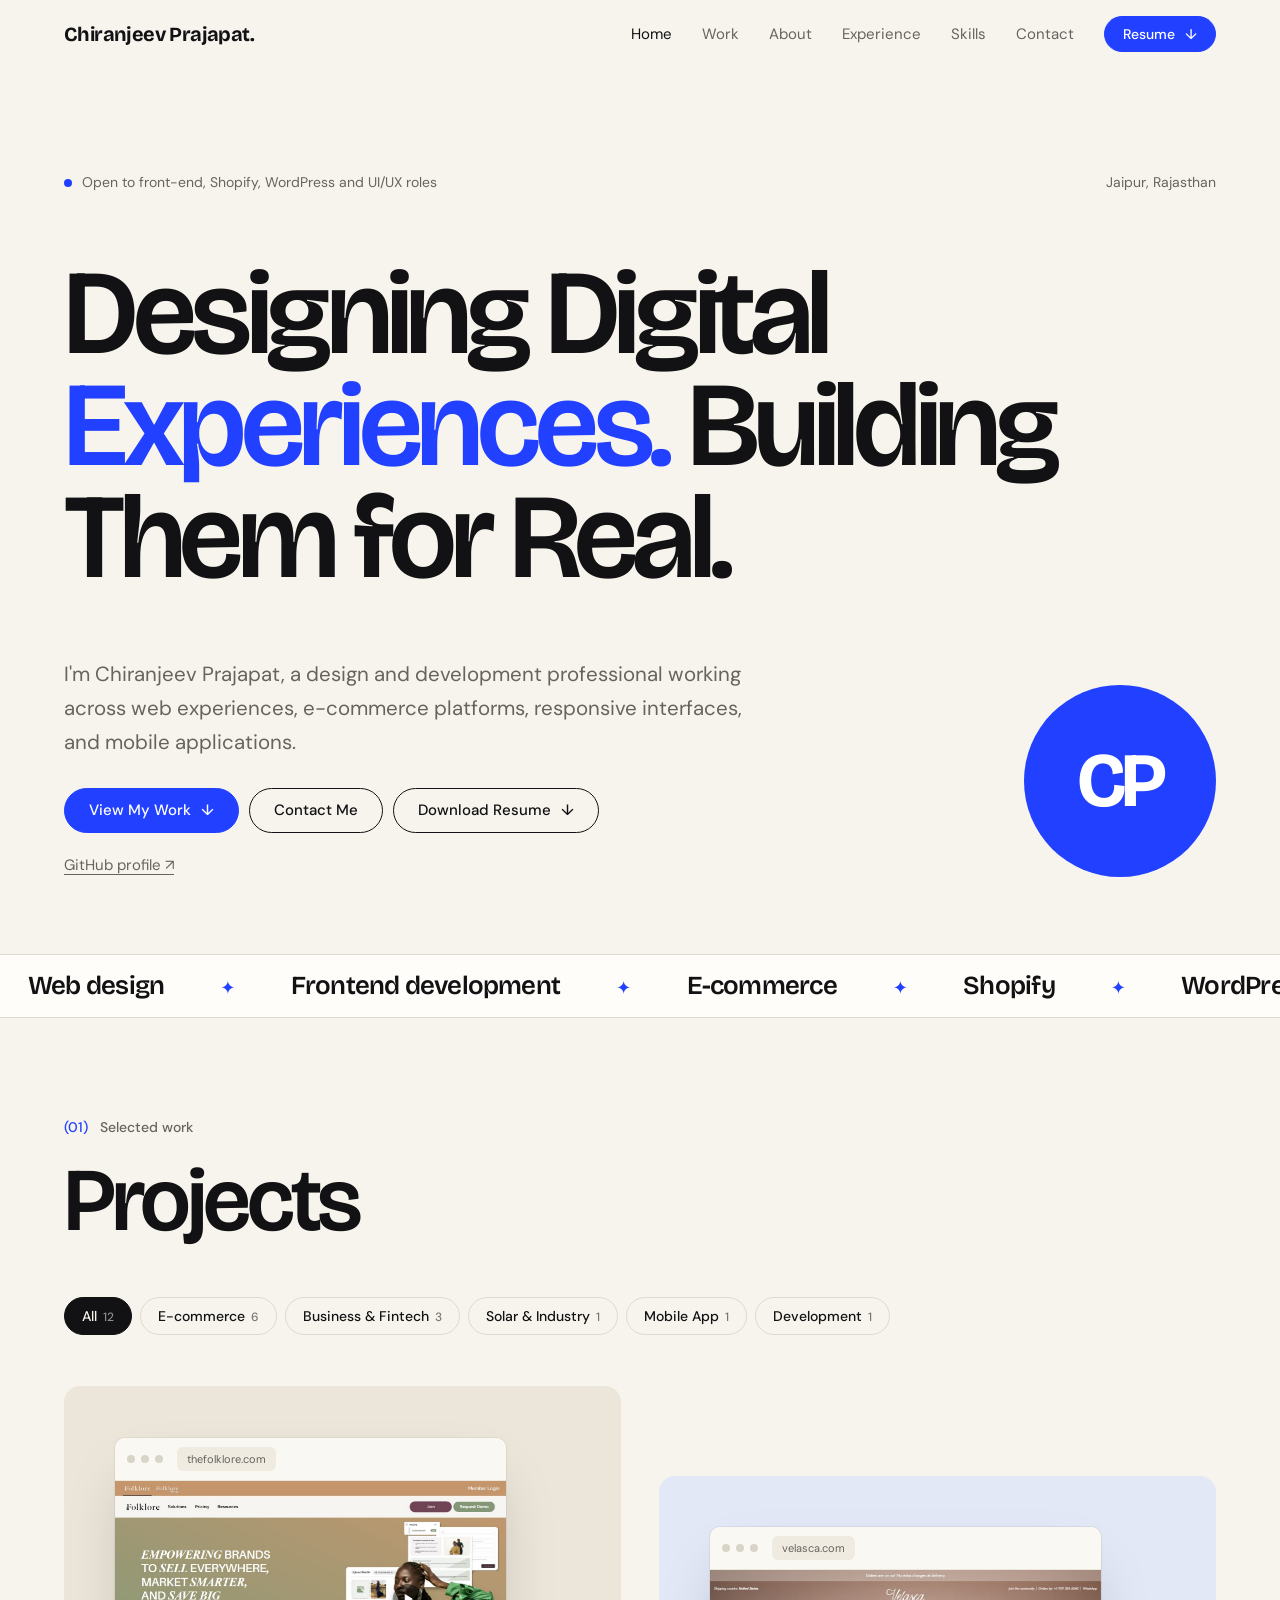
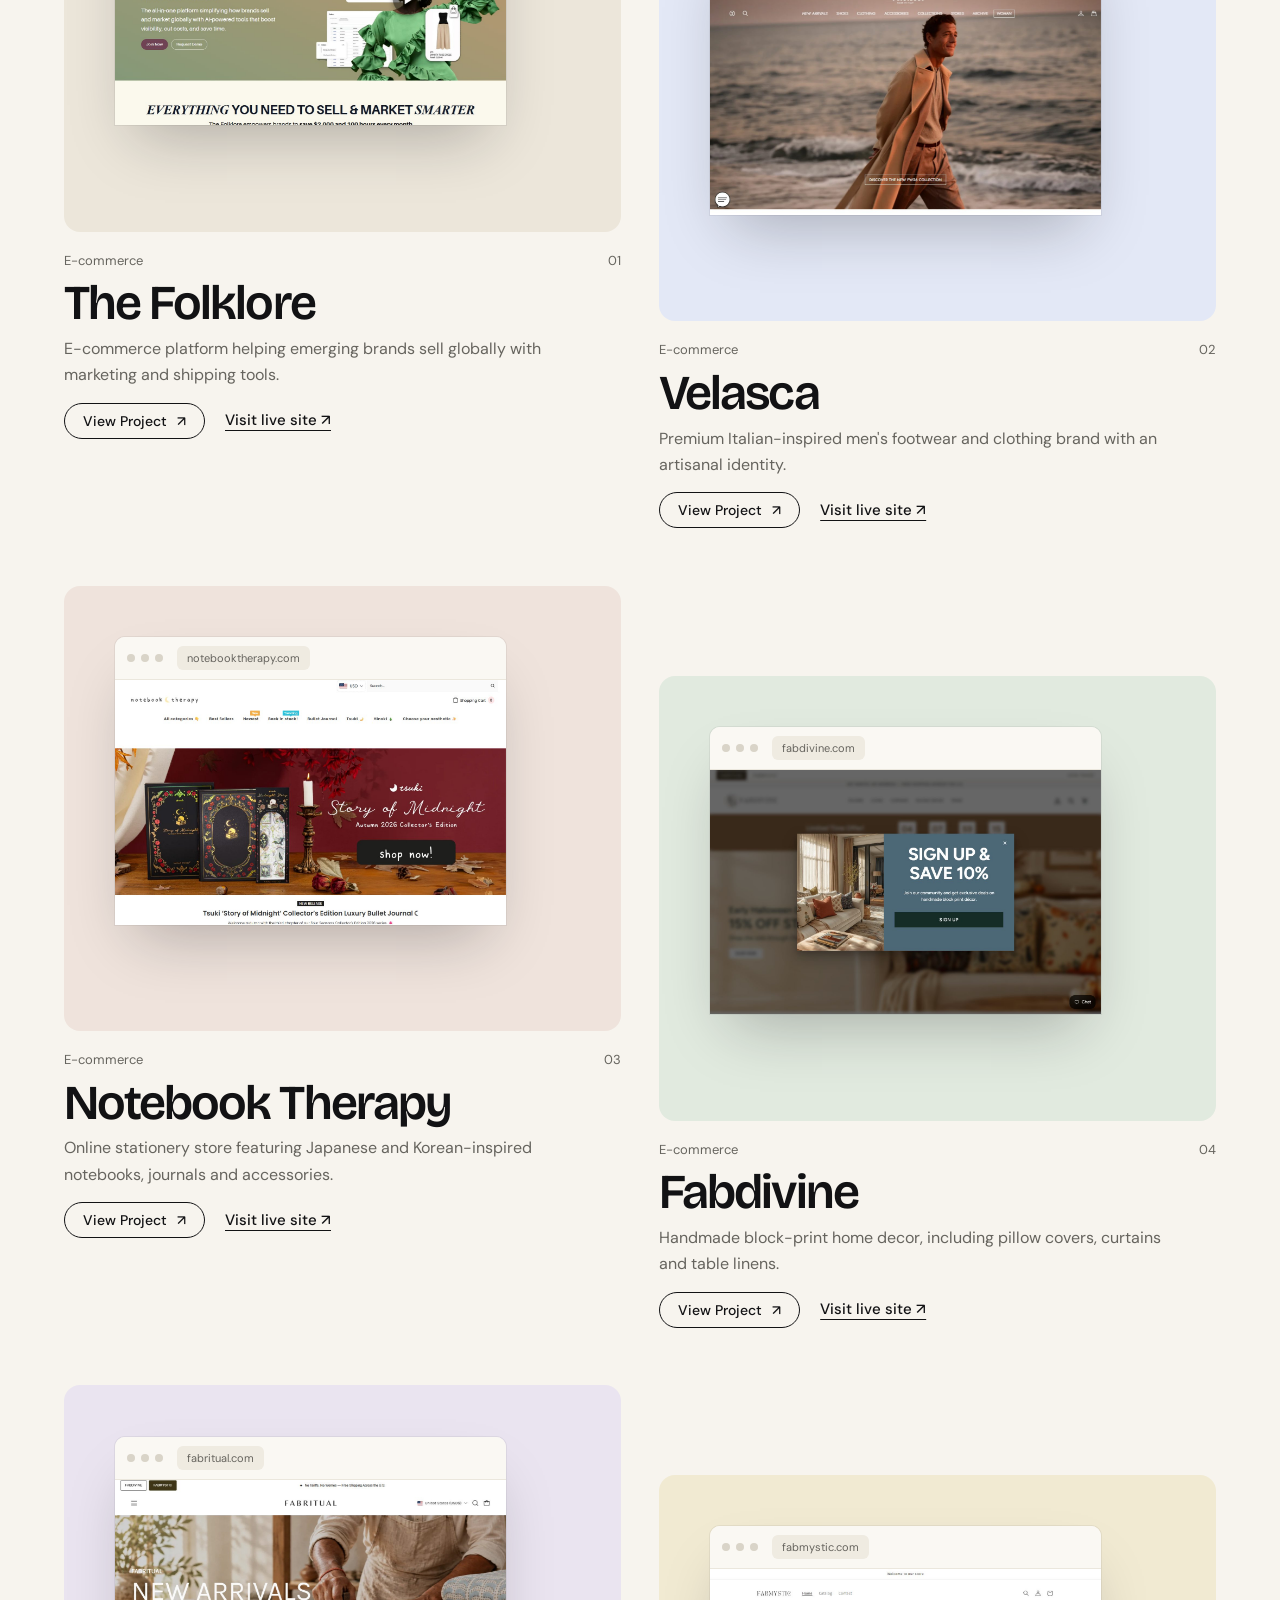
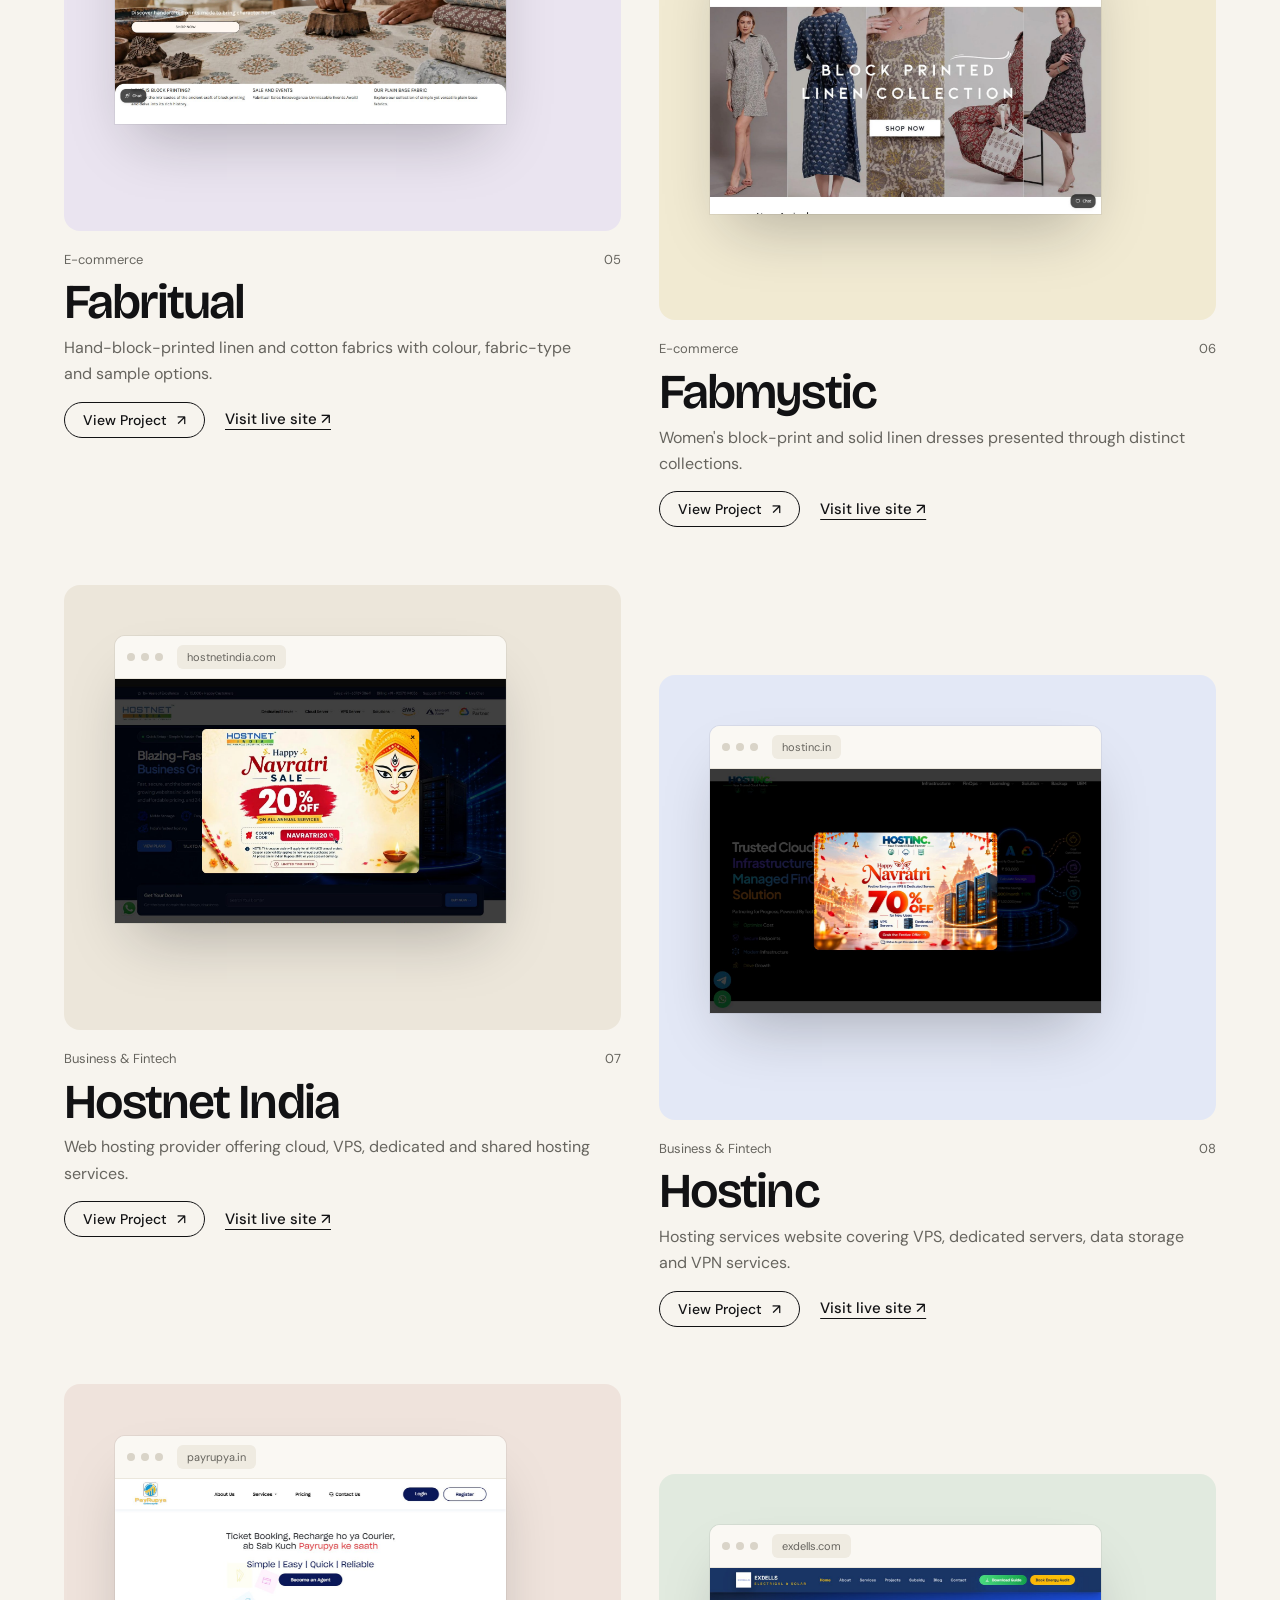
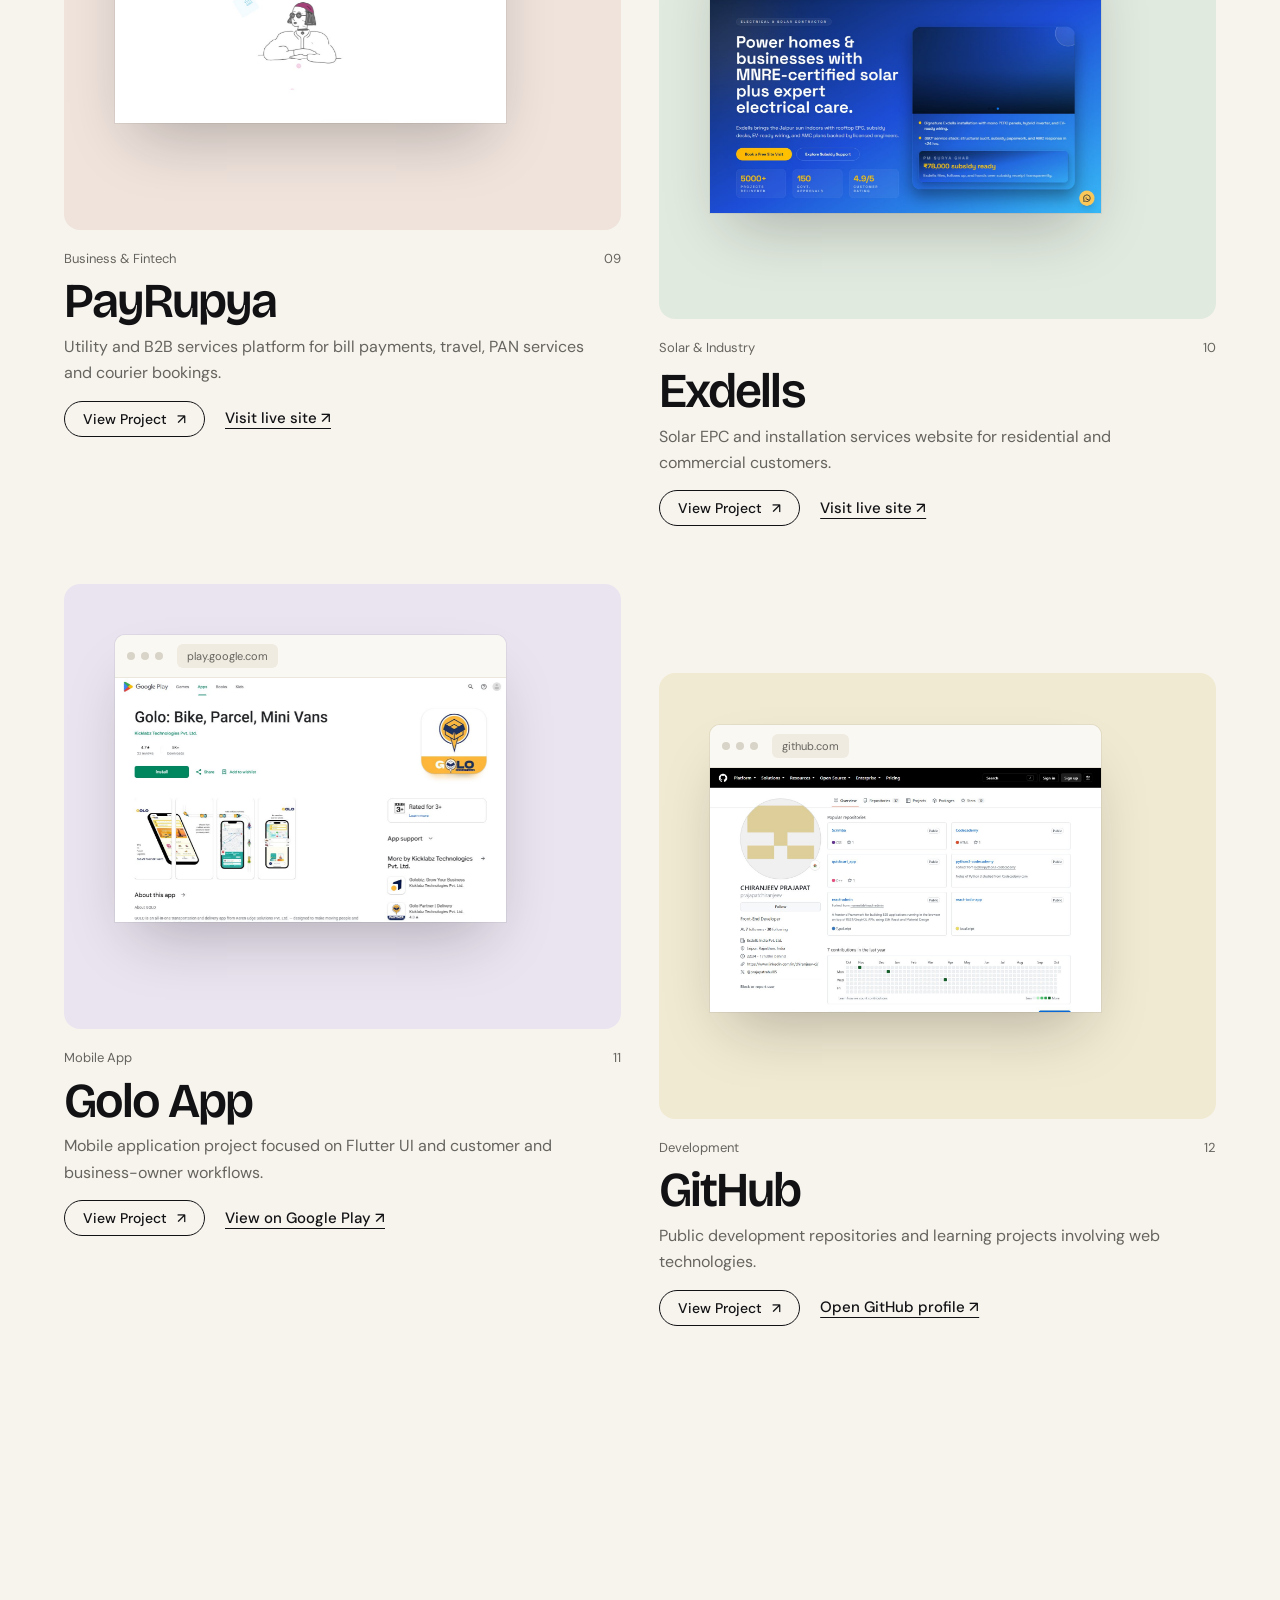
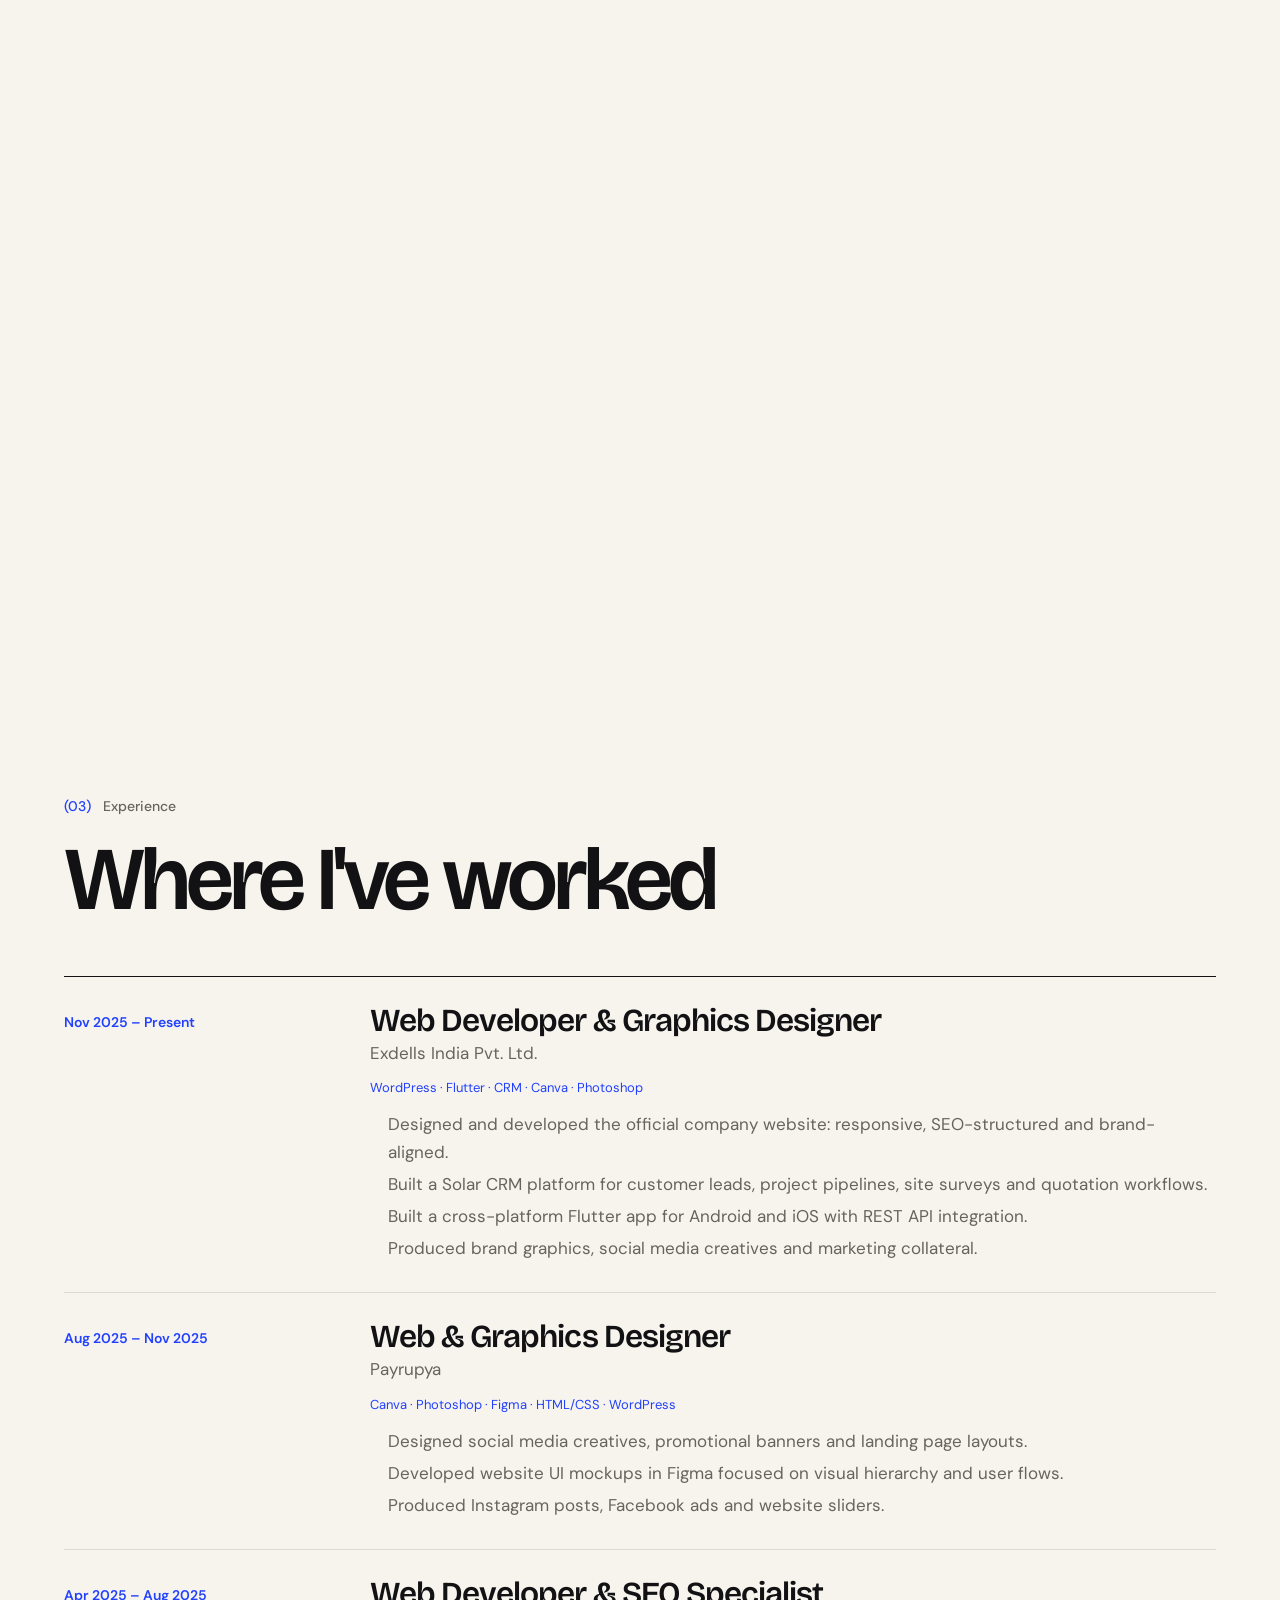
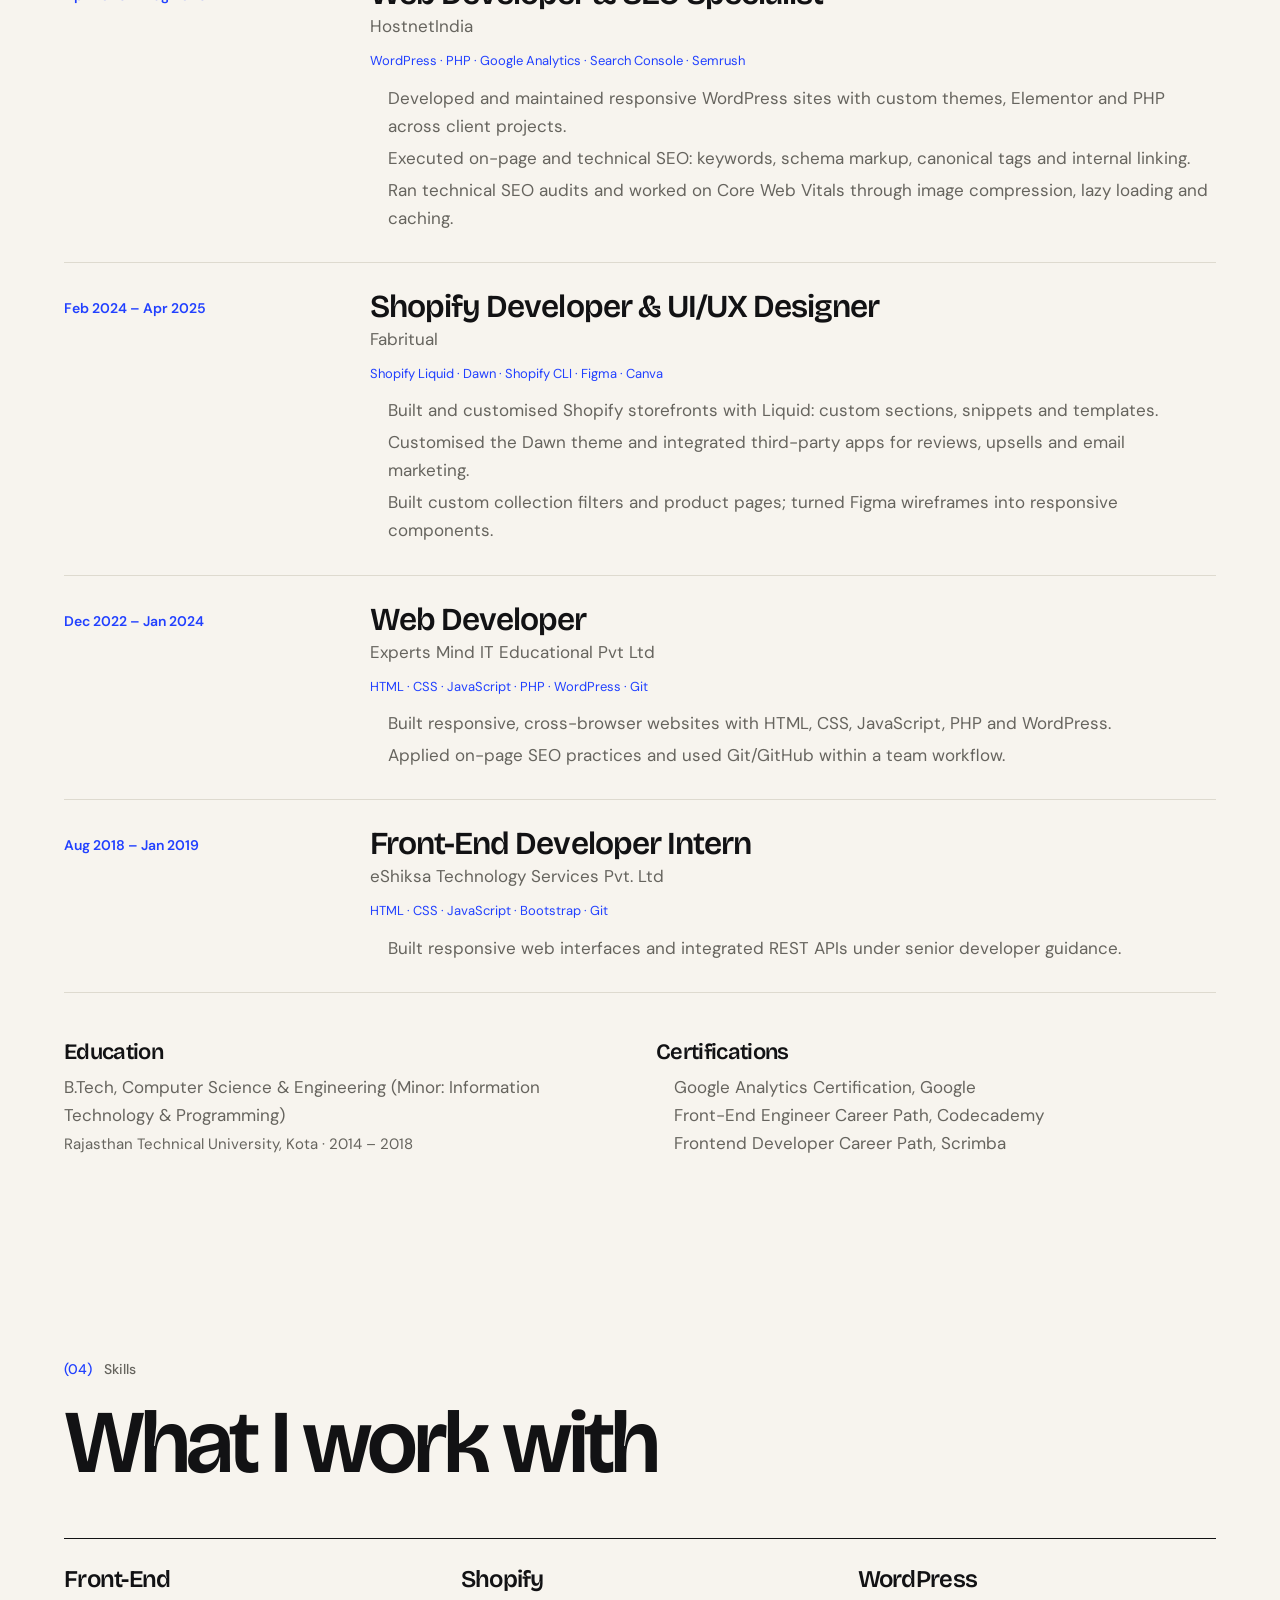
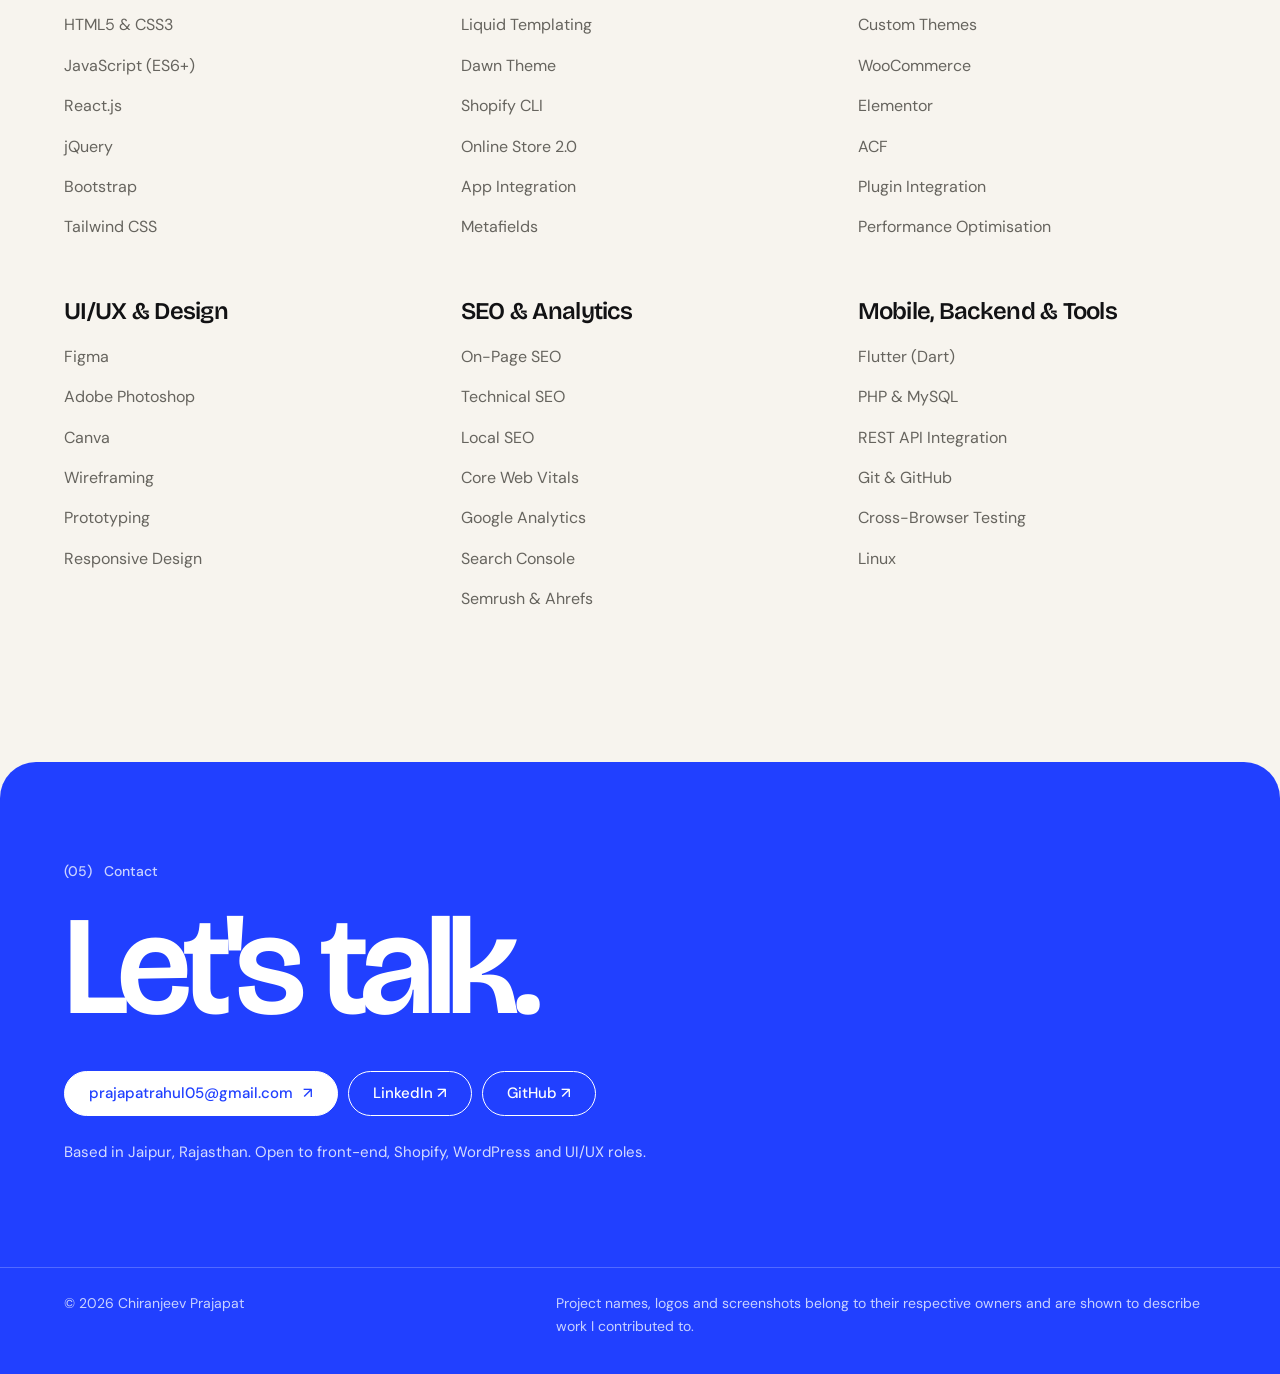
<file: index.html>
<!doctype html>
<html lang="en">
<head>
  <meta charset="utf-8">
  <meta name="viewport" content="width=device-width, initial-scale=1">
  <title>Chiranjeev Prajapat | UI/UX Designer, Web Designer, Frontend Developer</title>
  <meta name="description" content="Portfolio of Chiranjeev Prajapat, front-end, Shopify and WordPress developer and UI/UX designer based in Jaipur.">
  <link rel="preconnect" href="https://fonts.googleapis.com">
  <link rel="preconnect" href="https://fonts.gstatic.com" crossorigin>
  <link href="https://fonts.googleapis.com/css2?family=Bricolage+Grotesque:opsz,wght@12..96,500;12..96,600;12..96,700&family=DM+Sans:wght@400;500;600&display=swap" rel="stylesheet">
  <link rel="stylesheet" href="css/styles.css">
</head>
<body>
  <a class="skip" href="#main">Skip to content</a>

  <header class="nav" id="nav">
    <div class="wrap nav__inner">
      <a class="wordmark" href="#home" aria-label="Chiranjeev Prajapat, home">Chiranjeev Prajapat<span>.</span></a>
      <button class="nav__toggle" id="navToggle" aria-expanded="false" aria-controls="navLinks" aria-label="Open menu"><span></span></button>
      <nav class="nav__links" id="navLinks" aria-label="Primary">
        <a href="#home">Home</a>
        <a href="#work">Work</a>
        <a href="#about">About</a>
        <a href="#experience">Experience</a>
        <a href="#skills">Skills</a>
        <a href="#contact">Contact</a>
        <a class="btn btn--small btn--primary" data-resume href="assets/resume/Chiranjeev-Prajapat-Resume.pdf" download>Resume <span class="arrow" aria-hidden="true">↓</span></a>
      </nav>
    </div>
  </header>

  <main id="main">
    <!-- HERO -->
    <section class="hero" id="home">
      <div class="wrap">
        <div class="hero__top"><span>Open to front-end, Shopify, WordPress and UI/UX roles</span><span>Jaipur, Rajasthan</span></div>
        <h1 aria-label="Designing Digital Experiences. Building Them for Real.">Designing Digital <em>Experiences.</em> Building Them for Real.</h1>
        <div class="hero__row">
          <div>
            <p class="hero__lead">I'm Chiranjeev Prajapat, a design and development professional working across web experiences, e-commerce platforms, responsive interfaces, and mobile applications.</p>
            <div class="hero__cta">
              <a class="btn btn--primary" href="#work">View My Work <span aria-hidden="true">↓</span></a>
              <a class="btn" href="#contact">Contact Me</a>
              <a class="btn" data-resume href="assets/resume/Chiranjeev-Prajapat-Resume.pdf" download>Download Resume <span aria-hidden="true">↓</span></a>
            </div>
            <p class="hero__links"><a data-github href="https://github.com/prajapatchiranjeev" target="_blank" rel="noopener">GitHub profile ↗</a></p>
          </div>
          <div class="monogram" aria-hidden="true">CP</div>
        </div>
      </div>
    </section>

    <div class="ticker" aria-hidden="true"><div class="ticker__track" id="tickerTrack"></div></div>

    <!-- WORK -->
    <section class="block" id="work">
      <div class="wrap">
        <div class="label"><b>(01)</b> Selected work</div>
        <h2 class="sec-title">Projects</h2>
        <div class="filters" id="filters" role="group" aria-label="Filter projects by category"></div>
        <div class="grid is-all" id="grid" aria-live="polite"></div>
      </div>
    </section>

    <!-- ABOUT -->
    <section class="block" id="about">
      <div class="wrap about__grid">
        <div class="reveal">
          <div class="label"><b>(02)</b> About</div>
          <h2 class="sec-title" style="font-size:clamp(34px,5vw,64px)">About me</h2>
          <p class="about__lead">I'm Chiranjeev Prajapat. My work sits at the intersection of design and development. I have contributed to websites and digital products across e-commerce, hosting, fintech and solar, with 4+ years of experience.</p>
          <p class="about__more">That includes interface improvements, responsive implementation, site customization and maintenance. Working on both the design and the build side helps me think about how a page should look and how it will actually get made.</p>
        </div>
        <ul class="do reveal" aria-label="What I work on" style="margin-top:clamp(0px,6vw,92px)">
          <li><span>01</span>Website design and UI improvements</li>
          <li><span>02</span>Frontend development</li>
          <li><span>03</span>E-commerce website work</li>
          <li><span>04</span>Shopify and WordPress development</li>
          <li><span>05</span>Responsive implementation</li>
          <li><span>06</span>Website maintenance and customization</li>
          <li><span>07</span>Mobile app contributions</li>
          <li><span>08</span>Design and development collaboration</li>
        </ul>
      </div>
    </section>

    <!-- EXPERIENCE -->
    <section class="block" id="experience">
      <div class="wrap">
        <div class="label"><b>(03)</b> Experience</div>
        <h2 class="sec-title">Where I've worked</h2>
        <ol class="timeline" id="timeline"></ol>
        <div class="edu reveal" id="edu"></div>
      </div>
    </section>

    <!-- SKILLS -->
    <section class="block" id="skills">
      <div class="wrap">
        <div class="label"><b>(04)</b> Skills</div>
        <h2 class="sec-title">What I work with</h2>
        <div class="skills reveal" id="skillsGrid"></div>
      </div>
    </section>

    <!-- CONTACT -->
    <section class="block contact" id="contact">
      <div class="wrap">
        <div class="label"><b>(05)</b> Contact</div>
        <h2>Let's talk.</h2>
        <div class="contact__row" id="contactRow"></div>
        <p class="contact__note" id="contactNote"></p>
      </div>
    </section>
  </main>

  <footer class="footer">
    <div class="wrap footer__inner">
      <span>© <span id="year"></span> Chiranjeev Prajapat</span>
      <p>Project names, logos and screenshots belong to their respective owners and are shown to describe work I contributed to.</p>
    </div>
  </footer>

  <script src="js/projects-data.js"></script>
  <script src="js/stage.js"></script>
  <script src="js/main.js"></script>
</body>
</html>
</file>
<file: css/styles.css>
/* ==========================================================================
   Chiranjeev Prajapat - Portfolio
   Warm paper background, near-black type, one cobalt accent.
   Bricolage Grotesque (display) + DM Sans (text).
   ========================================================================== */
:root {
  --bg: #f7f4ee;
  --paper: #fffdf9;
  --text: #121214;
  --muted: #66645e;
  --line: #dedacf;
  --accent: #2140ff;
  --accent-deep: #1830d6;
  --radius: 16px;
  --gutter: clamp(20px, 5vw, 72px);
  --max: 1320px;
  --display: "Bricolage Grotesque", "DM Sans", system-ui, -apple-system, "Segoe UI", sans-serif;
  --body: "DM Sans", system-ui, -apple-system, "Segoe UI", sans-serif;
  /* soft tinted "stages" that sit behind project screenshots */
  --t1: #ece6da; --t2: #e3e8f6; --t3: #efe3dc; --t4: #e1eadf; --t5: #eae4f0; --t6: #f1ead2;
}

*, *::before, *::after { box-sizing: border-box; }
html { scroll-behavior: smooth; scroll-padding-top: 84px; -webkit-text-size-adjust: 100%; }
body { margin: 0; background: var(--bg); color: var(--text); font: 400 17px/1.65 var(--body); -webkit-font-smoothing: antialiased; }
img { max-width: 100%; display: block; }
a { color: inherit; }
h1, h2, h3 { font-family: var(--display); font-weight: 600; margin: 0; letter-spacing: -0.03em; line-height: 1; }
p { margin: 0; }
ul, dl, dd { margin: 0; padding: 0; list-style: none; }
code { font-size: .88em; background: #e9e5db; padding: 1px 6px; border-radius: 4px; }

:focus-visible { outline: 3px solid var(--accent); outline-offset: 3px; border-radius: 4px; }
.skip { position: absolute; left: 12px; top: -60px; background: var(--text); color: #fff; padding: 10px 16px; border-radius: 8px; z-index: 200; text-decoration: none; }
.skip:focus { top: 12px; }
.wrap { width: 100%; max-width: var(--max); margin: 0 auto; padding: 0 var(--gutter); }

/* numbered section label, e.g. "(01) Work" */
.label { font: 500 14px/1 var(--body); color: var(--muted); display: flex; gap: 12px; align-items: baseline; }
.label b { font-weight: 500; color: var(--accent); font-variant-numeric: tabular-nums; }

/* ---------- Buttons ---------- */
.btn {
  display: inline-flex; align-items: center; gap: 10px; padding: 14px 24px; border-radius: 999px;
  font: 500 15px/1 var(--body); text-decoration: none; border: 1.5px solid var(--text); background: transparent; color: var(--text);
  cursor: pointer; transition: background .2s, color .2s, border-color .2s;
}
.btn:hover { background: var(--text); color: var(--bg); }
.btn--primary { background: var(--accent); border-color: var(--accent); color: #fff; }
.btn--primary:hover { background: var(--accent-deep); border-color: var(--accent-deep); color: #fff; }
.btn--small { padding: 10px 18px; font-size: 14px; }
.btn--light { border-color: #fff; color: #fff; }
.btn--light:hover { background: #fff; color: var(--accent); }
.btn--white { background: #fff; border-color: #fff; color: var(--accent); }
.btn--white:hover { background: transparent; color: #fff; }

/* ---------- Nav ---------- */
.nav { position: sticky; top: 0; z-index: 100; background: rgba(247, 244, 238, .94); backdrop-filter: blur(8px); border-bottom: 1px solid transparent; transition: border-color .2s; }
.nav.is-scrolled { border-color: var(--line); }
.nav__inner { display: flex; align-items: center; justify-content: space-between; height: 68px; gap: 24px; }
.wordmark { font: 700 20px/1 var(--display); letter-spacing: -0.03em; text-decoration: none; }
.nav__links { display: flex; align-items: center; gap: 30px; }
.nav__links a:not(.btn) { text-decoration: none; font-size: 15px; color: var(--muted); transition: color .2s; }
.nav__links a:not(.btn):hover, .nav__links a[aria-current="true"] { color: var(--text); }
.nav__toggle { display: none; width: 44px; height: 44px; border: 1.5px solid var(--text); border-radius: 50%; background: transparent; cursor: pointer; align-items: center; justify-content: center; }
.nav__toggle span, .nav__toggle span::before { display: block; width: 16px; height: 2px; background: var(--text); position: relative; transition: transform .25s; }
.nav__toggle span { top: -3px; }
.nav__toggle span::before { content: ""; position: absolute; top: 6px; left: 0; }
.nav__toggle[aria-expanded="true"] span { transform: translateY(3px) rotate(45deg); }
.nav__toggle[aria-expanded="true"] span::before { transform: translateY(-6px) rotate(-90deg); top: 6px; }
@media (max-width: 860px) {
  .nav { backdrop-filter: none; -webkit-backdrop-filter: none; background: var(--bg); }
  .nav__toggle { display: inline-flex; }
  .nav__links { position: fixed; inset: 68px 0 0 0; background: var(--bg); flex-direction: column; align-items: flex-start; gap: 0; padding: 20px var(--gutter); opacity: 0; visibility: hidden; transform: translateY(-6px); transition: opacity .25s, transform .25s, visibility .25s; overflow-y: auto; }
  .nav__links.is-open { opacity: 1; visibility: visible; transform: none; }
  .nav__links a:not(.btn) { font: 600 34px/1.2 var(--display); letter-spacing: -0.03em; color: var(--text); padding: 14px 0; width: 100%; border-bottom: 1px solid var(--line); }
  .nav__links .btn { margin-top: 24px; }
}

/* ---------- Hero ---------- */
.hero { padding: clamp(44px, 8vw, 110px) 0 clamp(40px, 6vw, 80px); }
.hero__top { display: flex; justify-content: space-between; gap: 16px; flex-wrap: wrap; font-size: 14px; color: var(--muted); margin-bottom: clamp(28px, 5vw, 64px); }
.hero__top span:first-child::before { content: ""; display: inline-block; width: 8px; height: 8px; border-radius: 50%; background: var(--accent); margin-right: 10px; }
.hero h1 { font-size: clamp(46px, 9.4vw, 148px); line-height: .93; letter-spacing: -0.045em; max-width: 14ch; }
.hero h1 em { font-style: normal; color: var(--accent); }
.hero__row { display: grid; grid-template-columns: minmax(0, 1fr) auto; gap: 40px; align-items: end; margin-top: clamp(32px, 5vw, 64px); }
.hero__lead { max-width: 50ch; font-size: clamp(18px, 1.6vw, 21px); color: var(--muted); }
.hero__cta { display: flex; flex-wrap: wrap; gap: 10px; margin-top: 28px; }
.hero__links { margin-top: 20px; font-size: 15px; }
.hero__links a { color: var(--muted); text-underline-offset: 4px; }
.hero__links a:hover { color: var(--accent); }
.monogram { width: clamp(120px, 15vw, 210px); aspect-ratio: 1; border-radius: 50%; background: var(--accent); color: #fff; display: grid; place-items: center; font: 700 clamp(46px, 6vw, 84px)/1 var(--display); letter-spacing: -0.06em; }
@media (max-width: 760px) { .hero__row { grid-template-columns: 1fr; } .monogram { display: none; } }

/* ---------- Sections ---------- */
section.block { padding: clamp(56px, 8vw, 120px) 0; }
.sec-title { font-size: clamp(40px, 7vw, 104px); letter-spacing: -0.045em; margin: 22px 0 clamp(28px, 4vw, 52px); }

/* ---------- Filters ---------- */
.filters { display: flex; flex-wrap: wrap; gap: 8px; margin-bottom: clamp(32px, 4vw, 56px); }
.chip { font: 500 14px/1 var(--body); padding: 11px 17px; border-radius: 999px; border: 1.5px solid var(--line); background: transparent; color: var(--text); cursor: pointer; transition: all .2s; }
.chip:hover { border-color: var(--text); }
.chip[aria-pressed="true"] { background: var(--text); color: var(--bg); border-color: var(--text); }
.chip small { opacity: .55; margin-left: 6px; font-size: 12px; }

/* ---------- Project grid (two columns, second column dropped for rhythm) ---------- */
.grid { display: grid; grid-template-columns: repeat(2, minmax(0, 1fr)); gap: clamp(36px, 4.5vw, 72px) clamp(20px, 3vw, 48px); align-items: start; }
.card { position: relative; }
.card[hidden] { display: none; }
.grid.is-all .card:nth-child(even) { margin-top: clamp(40px, 7vw, 110px); }
@media (max-width: 760px) { .grid { grid-template-columns: 1fr; } .grid.is-all .card:nth-child(even) { margin-top: 0; } }

/* stage: tinted block with a browser window and a phone overlapping it */
.stage { position: relative; border-radius: var(--radius); background: var(--t1); padding: clamp(22px, 4vw, 52px) clamp(22px, 4vw, 52px) 0; overflow: hidden; aspect-ratio: 5 / 4; transition: transform .35s cubic-bezier(.2, .7, .2, 1); display: block; text-decoration: none; }
.stage[data-tone="2"] { background: var(--t2); } .stage[data-tone="3"] { background: var(--t3); } .stage[data-tone="4"] { background: var(--t4); }
.stage[data-tone="5"] { background: var(--t5); } .stage[data-tone="6"] { background: var(--t6); }
.card:hover .stage { transform: translateY(-4px); }
.browser { background: var(--paper); border-radius: 10px 10px 0 0; box-shadow: 0 30px 60px -20px rgba(18, 18, 20, .28), 0 0 0 1px rgba(18, 18, 20, .06); overflow: hidden; width: 86%; }
.browser__bar { display: flex; align-items: center; gap: 6px; padding: 9px 12px; border-bottom: 1px solid #ebe7dd; background: #faf8f3; }
.browser__bar i { width: 8px; height: 8px; border-radius: 50%; background: #d9d4c8; }
.browser__bar span { margin-left: 8px; font-size: 11px; color: var(--muted); background: #efebe1; border-radius: 6px; padding: 3px 10px; white-space: nowrap; overflow: hidden; text-overflow: ellipsis; max-width: 70%; }
.browser__view { position: relative; aspect-ratio: 16 / 10; background: var(--paper); }
.browser__view { overflow: hidden; }
.browser__view img { position: absolute; inset: 0; width: 100%; height: 100%; object-fit: cover; object-position: top; z-index: 1; }
.browser__view img.full { inset: auto; top: 0; left: 0; height: auto; object-fit: initial; transform: translateY(0); transition: transform .6s cubic-bezier(.2, .7, .2, 1); will-change: transform; }
.card:hover img.full, .case-stage .stage:hover img.full { transform: translateY(calc(var(--shift, 0px) * -1)); transition: transform var(--dur, 6s) linear; }
.browser__fallback { position: absolute; inset: 0; display: grid; place-content: center; text-align: center; padding: 16px; gap: 8px; }
.browser__fallback b { font: 700 clamp(22px, 3.4vw, 44px)/1 var(--display); letter-spacing: -0.04em; }
.browser__fallback small { font-size: 11px; letter-spacing: .08em; text-transform: uppercase; color: var(--muted); }
.phone { position: absolute; right: clamp(16px, 4vw, 44px); bottom: -8%; width: 22%; aspect-ratio: 9 / 18.5; border-radius: 22px; background: #121214; padding: 5px; box-shadow: 0 30px 50px -15px rgba(18, 18, 20, .45); z-index: 2; }
.phone img { width: 100%; height: 100%; object-fit: cover; object-position: top; border-radius: 17px; background: #fff; }

.card__body { padding-top: 18px; display: grid; gap: 8px; }
.card__meta { display: flex; justify-content: space-between; font-size: 13px; color: var(--muted); }
.card__title { font-size: clamp(32px, 3.8vw, 54px); letter-spacing: -0.04em; }
.card__title a { text-decoration: none; }
.card__title a::after { content: ""; position: absolute; inset: 0; }
.card__desc { color: var(--muted); max-width: 48ch; font-size: 16px; }
.card__actions { display: flex; flex-wrap: wrap; gap: 8px 20px; align-items: center; margin-top: 6px; position: relative; z-index: 2; font-size: 15px; }
.link { font-weight: 500; text-underline-offset: 5px; }
.link:hover { color: var(--accent); }
.badge { font-size: 11px; font-weight: 600; letter-spacing: .06em; text-transform: uppercase; padding: 3px 8px; border-radius: 6px; background: #dfe5ff; color: var(--accent); vertical-align: middle; }

/* ---------- About ---------- */
.about__grid { display: grid; grid-template-columns: minmax(0, 1.25fr) minmax(0, 1fr); gap: clamp(32px, 7vw, 110px); align-items: start; }
.about__lead { font: 500 clamp(26px, 3.4vw, 46px)/1.15 var(--display); letter-spacing: -0.035em; }
.about__lead em { font-style: normal; color: var(--accent); }
.about p.about__more { color: var(--muted); margin-top: 24px; max-width: 54ch; }
.do { border-top: 1px solid var(--text); }
.do li { padding: 16px 0; border-bottom: 1px solid var(--line); display: flex; gap: 20px; align-items: baseline; }
.do li span { font-size: 13px; color: var(--accent); min-width: 24px; font-variant-numeric: tabular-nums; }
@media (max-width: 860px) { .about__grid { grid-template-columns: 1fr; } }

/* ---------- Skills ---------- */
.skills { display: grid; grid-template-columns: repeat(3, minmax(0, 1fr)); gap: clamp(28px, 4vw, 56px) clamp(20px, 3vw, 48px); border-top: 1px solid var(--text); padding-top: 28px; }
.skills h3 { font-size: 24px; margin-bottom: 14px; }
.skills li { padding: 7px 0; color: var(--muted); font-size: 16px; }
@media (max-width: 900px) { .skills { grid-template-columns: repeat(2, minmax(0, 1fr)); } }
@media (max-width: 520px) { .skills { grid-template-columns: 1fr; } }

/* ---------- Contact (cobalt block) ---------- */
.contact { background: var(--accent); color: #fff; border-radius: clamp(20px, 3vw, 36px) clamp(20px, 3vw, 36px) 0 0; margin-top: 40px; }
.contact .label, .contact .label b { color: #c9d2ff; }
.contact h2 { font-size: clamp(52px, 11vw, 168px); letter-spacing: -0.055em; line-height: .9; margin: 26px 0 40px; }
.contact__row { display: flex; flex-wrap: wrap; gap: 10px; }
.contact__note { margin-top: 24px; color: #d6dcff; font-size: 15px; max-width: 60ch; }
.contact code { background: rgba(255, 255, 255, .18); color: #fff; }
.footer { background: var(--accent); color: #c9d2ff; padding: 24px 0 36px; font-size: 14px; border-top: 1px solid rgba(255, 255, 255, .22); }
.footer__inner { display: flex; flex-wrap: wrap; justify-content: space-between; gap: 10px 24px; }
.footer p { max-width: 66ch; }
.footer--plain { background: transparent; color: var(--muted); border-top: 1px solid var(--line); }

/* ---------- Case study ---------- */
.case-hero { padding: clamp(32px, 5vw, 70px) 0 24px; }
.crumb { font-size: 14px; color: var(--muted); text-decoration: none; display: flex; width: fit-content; margin-bottom: 28px; }
.crumb:hover { color: var(--accent); }
.case-hero h1 { font-size: clamp(54px, 12vw, 180px); letter-spacing: -0.055em; line-height: .88; margin: 22px 0 24px; }
.case-hero__lead { font-size: clamp(19px, 2vw, 26px); color: var(--muted); max-width: 50ch; line-height: 1.4; }
.facts { display: grid; grid-template-columns: repeat(auto-fit, minmax(170px, 1fr)); gap: 0 24px; border-top: 1px solid var(--text); margin-top: 44px; }
.facts div { padding: 16px 0; }
.facts dt { font-size: 13px; color: var(--muted); margin-bottom: 4px; }
.facts dd { font-weight: 500; }
.case-stage { margin-top: 32px; }
.case-stage .stage { aspect-ratio: 16 / 9; padding-top: clamp(28px, 5vw, 72px); }
.case-stage .browser { width: 78%; margin: 0 auto 0 4%; }
.case-stage .phone { width: 17%; right: 6%; }
.case-stage .card:hover .stage, .case-stage .stage:hover { transform: none; }

.case-sec { display: grid; grid-template-columns: minmax(0, 1fr) minmax(0, 2.4fr); gap: clamp(20px, 5vw, 80px); padding: clamp(32px, 4.5vw, 60px) 0; border-top: 1px solid var(--line); }
.case-sec > h2 { font-size: clamp(22px, 2.2vw, 28px); letter-spacing: -0.03em; line-height: 1.1; }
.case-sec > h2 small { display: block; font: 500 13px/1 var(--body); color: var(--accent); margin-bottom: 10px; letter-spacing: 0; }
.prose { max-width: 62ch; }
.prose p + p { margin-top: 16px; }
.prose li { padding: 12px 0 12px 26px; border-bottom: 1px solid var(--line); position: relative; }
.prose li:first-child { padding-top: 0; }
.prose li::before { content: ""; position: absolute; left: 0; top: 1.15em; width: 10px; height: 2px; background: var(--accent); }
.prose li:first-child::before { top: .75em; }
.prose h3 { font-size: 20px; margin-bottom: 6px; }
.steps > div + div { margin-top: 24px; }
.cs-pair + .cs-pair { margin-top: 24px; padding-top: 24px; border-top: 1px solid var(--line); }
.cs-pair strong { display: block; font-size: 13px; font-weight: 500; color: var(--muted); margin-bottom: 4px; }

.todo { border: 1.5px dashed #bdb8aa; border-radius: 10px; padding: 16px 18px; color: var(--muted); font-size: 15px; max-width: 62ch; }
.todo b { color: var(--text); display: block; margin-bottom: 4px; font-size: 13px; font-weight: 600; }

.gallery { display: grid; grid-template-columns: minmax(0, 2fr) minmax(0, 1fr); gap: 16px; align-items: end; }
.gallery .shot--wide { grid-column: 1 / -1; }
.shot { margin: 0; }
.shot__frame { border-radius: 10px; overflow: hidden; border: 1px solid var(--line); background: var(--paper); position: relative; }
.shot--desktop .shot__frame { aspect-ratio: 16 / 10; }
.shot--mobile .shot__frame { aspect-ratio: 9 / 18.5; max-width: 220px; border-radius: 22px; }
.shot__frame img { position: absolute; inset: 0; width: 100%; height: 100%; object-fit: cover; object-position: top; z-index: 1; }
.shot figcaption { font-size: 13px; color: var(--muted); margin-top: 8px; }
.shot .browser__fallback { padding: 12px; }
.shot .browser__fallback b { font-size: 20px; }
@media (max-width: 700px) { .gallery { grid-template-columns: 1fr; } .case-sec { grid-template-columns: 1fr; gap: 14px; } }

.repos { border-top: 1px solid var(--text); }
.repo { display: grid; grid-template-columns: 1fr auto; gap: 4px 16px; padding: 16px 0; border-bottom: 1px solid var(--line); text-decoration: none; }
.repo:hover .repo__name { color: var(--accent); }
.repo__name { font: 600 22px/1.2 var(--display); letter-spacing: -0.02em; }
.repo__lang { color: var(--muted); font-size: 14px; }
.repo__desc { grid-column: 1 / -1; color: var(--muted); font-size: 15px; }

.case-nav { display: grid; grid-template-columns: 1fr 1fr; border-top: 1px solid var(--text); margin-top: 24px; }
.case-nav a { padding: clamp(28px, 5vw, 56px) 0; text-decoration: none; display: grid; gap: 8px; }
.case-nav a:last-child { text-align: right; border-left: 1px solid var(--line); padding-left: 24px; }
.case-nav small { font-size: 13px; color: var(--muted); }
.case-nav strong { font: 600 clamp(28px, 5vw, 68px)/1 var(--display); letter-spacing: -0.045em; transition: color .2s; }
.case-nav a:hover strong { color: var(--accent); }
.notice { font-size: 13px; color: var(--muted); padding: 24px 0 8px; max-width: 80ch; }

/* ---------- Motion ---------- */
.reveal { opacity: 0; transform: translateY(16px); transition: opacity .7s cubic-bezier(.2, .7, .2, 1), transform .7s cubic-bezier(.2, .7, .2, 1); }
.reveal.is-in { opacity: 1; transform: none; }
.hero h1, .hero__top, .hero__row { animation: fadeup .9s cubic-bezier(.2, .7, .2, 1) both; }
.hero h1 { animation-delay: .05s; } .hero__row { animation-delay: .2s; }
@keyframes fadeup { from { opacity: 0; transform: translateY(20px); } to { opacity: 1; transform: none; } }
@media (prefers-reduced-motion: reduce) {
  html { scroll-behavior: auto; }
  .reveal { opacity: 1; transform: none; transition: none; }
  .hero h1, .hero__top, .hero__row { animation: none; }
  * { transition-duration: .01ms !important; }
}

/* ---- dynamic extras ---- */
.progress { position: fixed; left: 0; top: 0; height: 3px; width: 100%; background: var(--accent); transform: scaleX(0); transform-origin: 0 50%; z-index: 100; pointer-events: none; }
.ticker { border-block: 1px solid var(--line); overflow: hidden; background: var(--paper, #fff); }
.ticker__track { display: flex; width: max-content; animation: marquee 38s linear infinite; }
.ticker:hover .ticker__track { animation-play-state: paused; }
.ticker span { padding: 18px 28px; font: 600 clamp(18px, 2.2vw, 26px)/1 var(--display); letter-spacing: -0.03em; white-space: nowrap; }
.ticker span::after { content: "✦"; color: var(--accent); margin-left: 56px; font-size: .7em; }
@keyframes marquee { to { transform: translateX(-50%); } }
.cursor { position: fixed; left: 0; top: 0; z-index: 90; pointer-events: none; padding: 10px 16px; border-radius: 999px; background: var(--accent); color: #fff; font: 600 13px/1 var(--body, sans-serif); opacity: 0; transform: translate(-50%, -50%) scale(.6); transition: opacity .2s, transform .2s; white-space: nowrap; }
.cursor.is-on { opacity: 1; transform: translate(-50%, -50%) scale(1); }
@media (hover: none) { .cursor { display: none; } }
.viewer { margin: 0 0 4px; border-radius: 12px; overflow: hidden; border: 1px solid var(--line); background: #fff; box-shadow: 0 24px 50px -28px rgba(18, 18, 20, .35); }
.viewer__bar { display: flex; align-items: center; gap: 6px; padding: 10px 14px; background: #faf8f3; border-bottom: 1px solid #ebe7dd; }
.viewer__bar i { width: 9px; height: 9px; border-radius: 50%; background: #d9d4c8; }
.viewer__bar span { margin-left: 8px; font-size: 12px; color: var(--muted); background: #efebe1; border-radius: 6px; padding: 3px 12px; }
.viewer__bar button { margin-left: auto; border: 0; background: none; font: 600 13px var(--body, sans-serif); color: var(--accent); cursor: pointer; padding: 4px 0; }
.viewer__scroll { max-height: min(72vh, 680px); overflow-y: auto; overscroll-behavior: contain; scrollbar-width: thin; }
.viewer__scroll img { display: block; width: 100%; height: auto; }
.viewer figcaption { font-size: 13px; color: var(--muted); padding: 10px 14px; border-top: 1px solid #ebe7dd; background: #faf8f3; }
.shot__frame img[data-zoom] { cursor: zoom-in; }
.lightbox { position: fixed; inset: 0; z-index: 200; background: rgba(18, 18, 20, .86); display: grid; grid-template-rows: auto 1fr; padding: 16px; animation: fadeup .25s both; }
.lightbox button { justify-self: end; border: 0; border-radius: 999px; background: #fff; color: #121214; font: 600 14px var(--body, sans-serif); padding: 10px 18px; cursor: pointer; }
.lightbox__scroll { overflow: auto; margin-top: 12px; text-align: center; }
.lightbox__scroll img { max-width: min(100%, 1440px); height: auto; border-radius: 8px; background: #fff; }
.card, .card a { cursor: none; }
@media (hover: none) { .card, .card a { cursor: auto; } }
@media (prefers-reduced-motion: reduce) { .ticker__track { animation: none; } .browser__view img.full { transition: none !important; transform: none !important; } .progress { display: none; } }

.timeline { list-style: none; margin: 40px 0 0; padding: 0; border-top: 1px solid var(--text); }
.tl { display: grid; grid-template-columns: minmax(150px, 1fr) 3fr; gap: 24px; padding: 28px 0; border-bottom: 1px solid var(--line); }
.tl__when { font-size: 14px; color: var(--accent); font-weight: 600; padding-top: 6px; font-variant-numeric: tabular-nums; }
.tl h3 { font-size: clamp(22px, 2.6vw, 32px); letter-spacing: -0.03em; }
.tl__org { color: var(--muted); margin: 2px 0 10px; }
.tl ul { margin: 0; padding-left: 18px; color: var(--muted); max-width: 70ch; }
.tl li { padding: 2px 0; }
.edu { display: grid; grid-template-columns: 1fr 1fr; gap: 32px; margin-top: 48px; }
.edu h3 { font-size: 22px; margin-bottom: 10px; }
.edu ul { margin: 0; padding-left: 18px; color: var(--muted); }
.edu p { margin: 0; color: var(--muted); } .edu p span { font-size: 15px; }
@media (max-width: 700px) { .tl, .edu { grid-template-columns: 1fr; gap: 8px; } }

.tl__tags { font-size: 13px; color: var(--accent); margin: 0 0 10px; }
</file>
